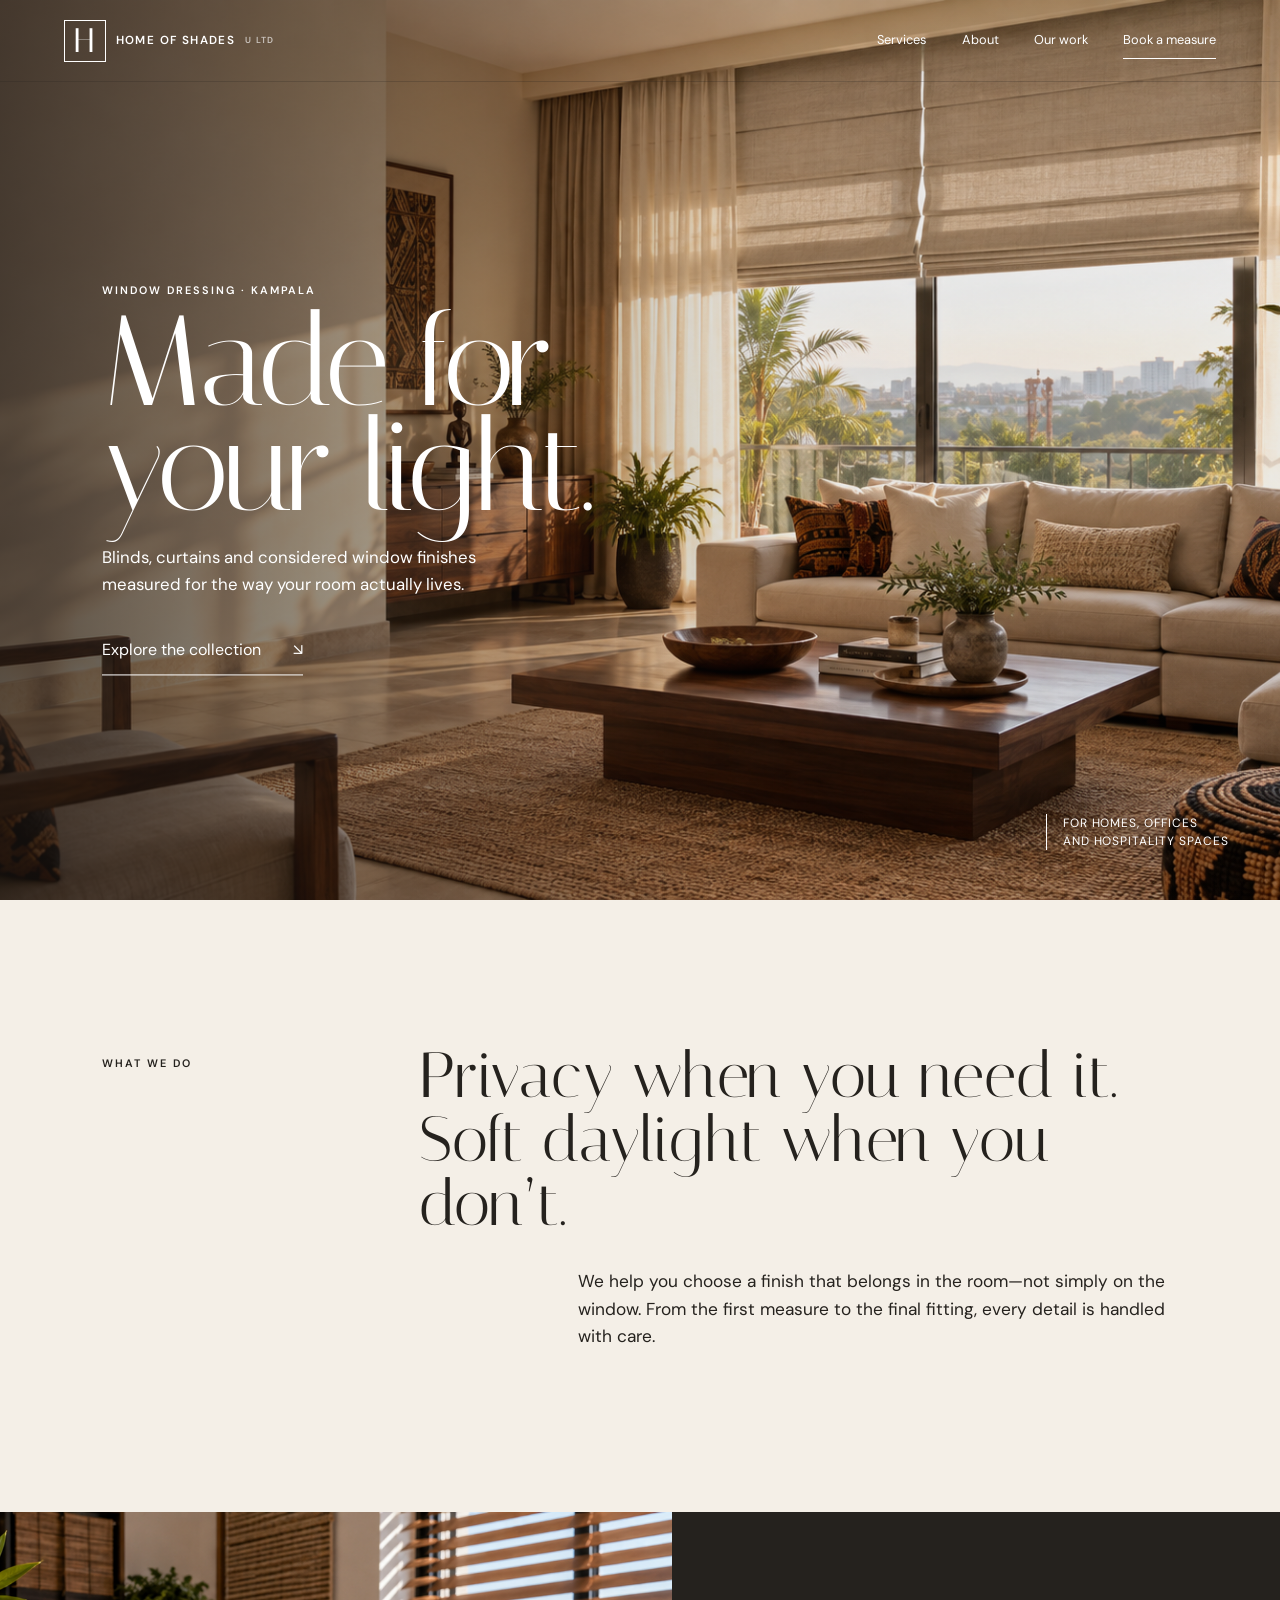
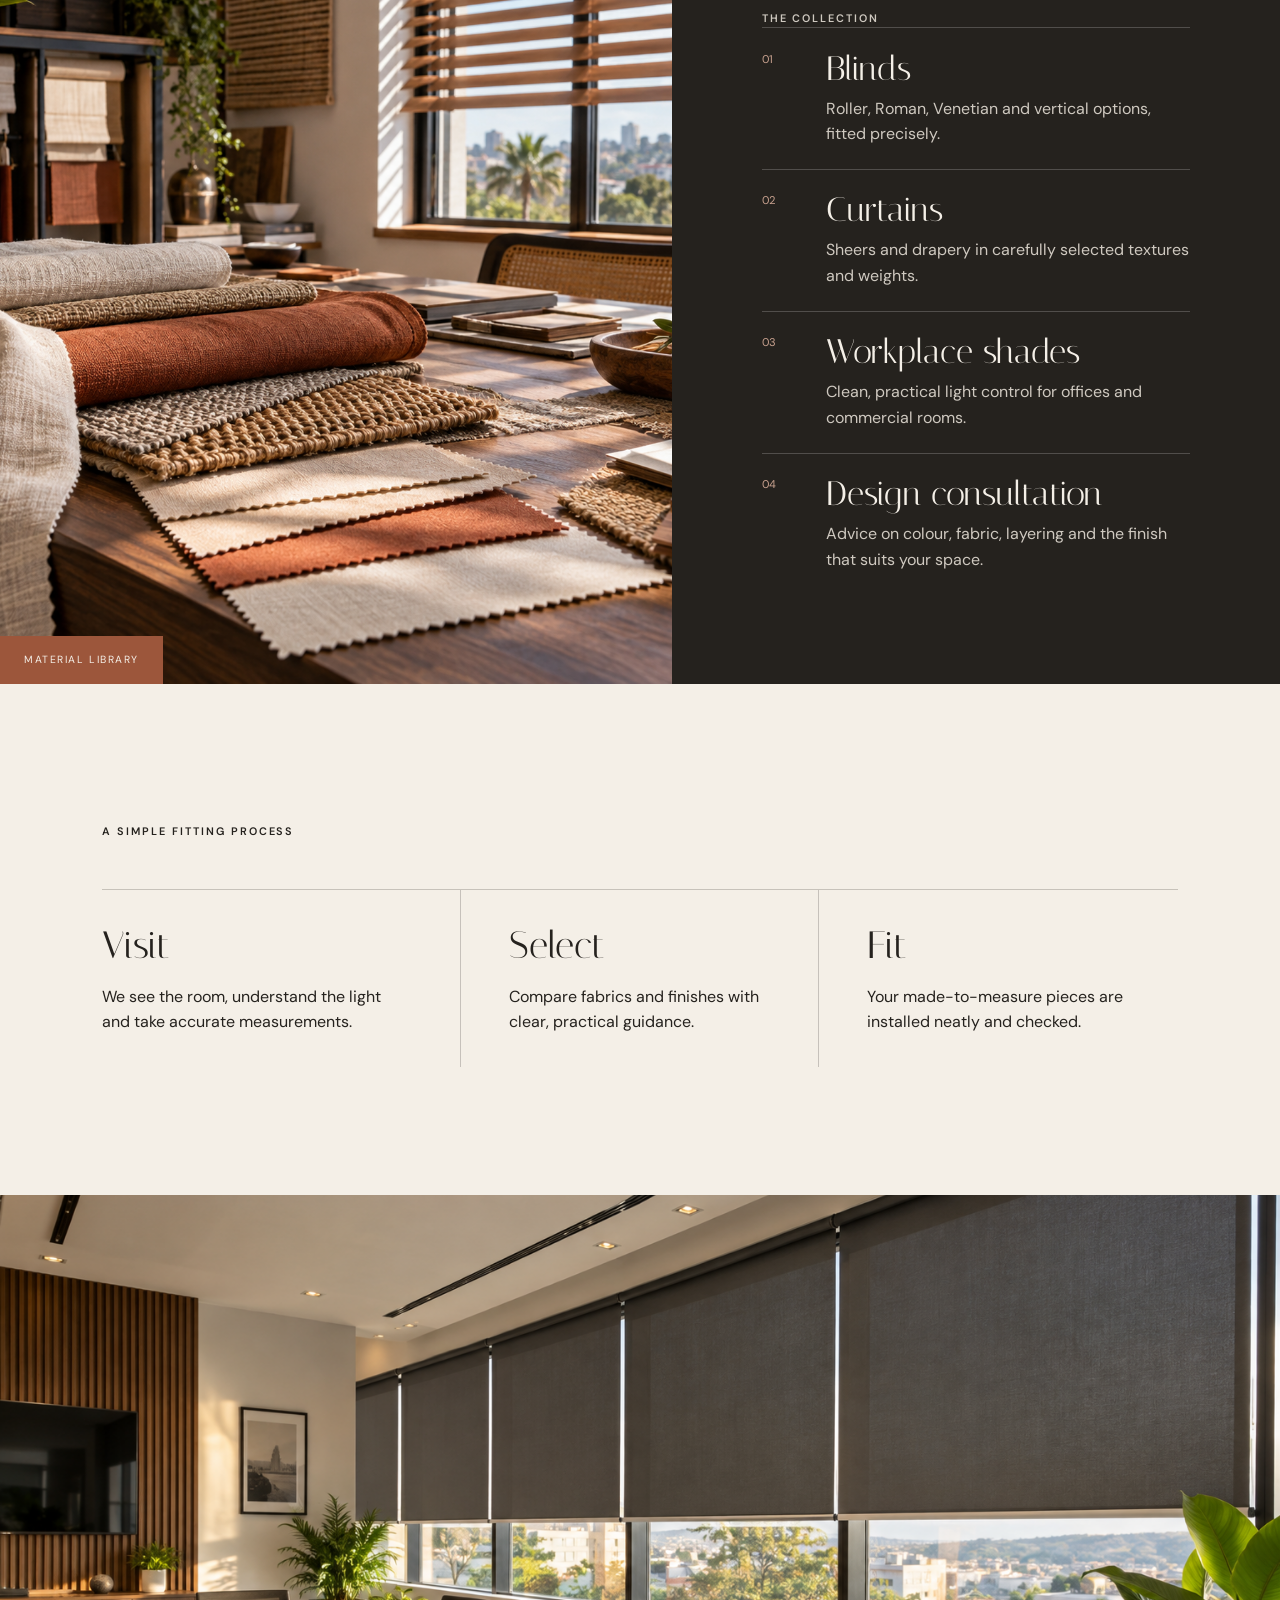
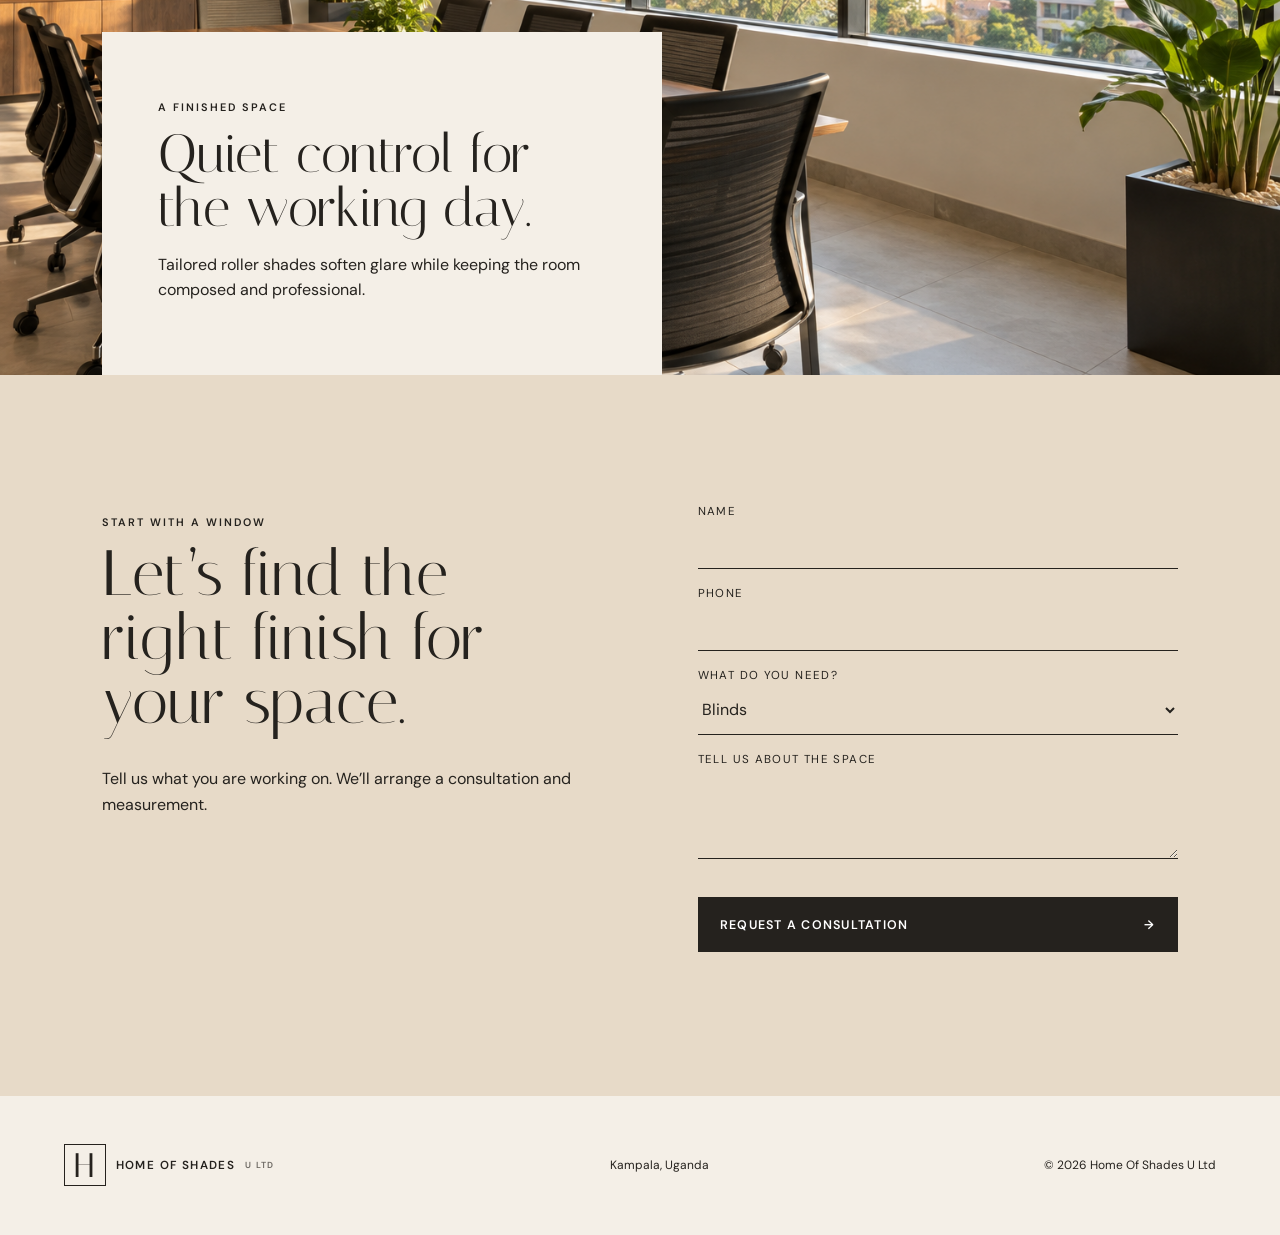
<file: index.html>
<!doctype html>
<html lang="en">
  <head>
    <meta charset="UTF-8" />
    <meta name="viewport" content="width=device-width, initial-scale=1.0" />
    <meta
      name="description"
      content="Custom blinds, curtains and window finishes for homes and workplaces in Uganda."
    />
    <title>Home Of Shades U Ltd | Made for your light</title>
    <link rel="preconnect" href="https://fonts.googleapis.com" />
    <link rel="preconnect" href="https://fonts.gstatic.com" crossorigin />
    <link
      href="https://fonts.googleapis.com/css2?family=DM+Sans:wght@400;500;600&family=Italiana&display=swap"
      rel="stylesheet"
    />
    <link rel="stylesheet" href="styles.css" />
  </head>
  <body>
    <a class="skip" href="#main">Skip to content</a>
    <header class="site-header">
      <a class="brand" href="index.html" aria-label="Home Of Shades home"
        ><span>H</span> Home Of Shades <small>U Ltd</small></a
      >
      <button class="menu" aria-expanded="false" aria-controls="nav">
        Menu
      </button>
      <nav id="nav" aria-label="Main navigation">
        <a href="services.html">Services</a><a href="about.html">About</a
        ><a href="#work">Our work</a
        ><a class="nav-cta" href="contact.html">Book a measure</a>
      </nav>
    </header>

    <main id="main">
      <section class="hero" id="top">
        <img
          src="assets/living-room.png"
          alt="Warm modern living room with layered Roman shades and sheer curtains"
        />
        <div class="hero-copy">
          <p class="eyebrow">Window dressing · Kampala</p>
          <h1>Made for<br />your light.</h1>
          <p>
            Blinds, curtains and considered window finishes measured for the way
            your room actually lives.
          </p>
          <a class="text-link" href="#collection"
            >Explore the collection <span>↘</span></a
          >
        </div>
        <p class="hero-note">For homes, offices<br />and hospitality spaces</p>
      </section>

      <section class="intro reveal">
        <p class="section-label">What we do</p>
        <div>
          <h2>Privacy when you need it.<br />Soft daylight when you don’t.</h2>
          <p>
            We help you choose a finish that belongs in the room—not simply on
            the window. From the first measure to the final fitting, every
            detail is handled with care.
          </p>
        </div>
      </section>

      <section class="collection" id="collection">
        <div class="material-image reveal">
          <img
            src="assets/materials.png"
            alt="Linen and woven window-treatment samples in a design studio"
          /><span>Material library</span>
        </div>
        <div class="service-list reveal">
          <p class="section-label">The collection</p>
          <article>
            <span>01</span>
            <div>
              <h3>Blinds</h3>
              <p>
                Roller, Roman, Venetian and vertical options, fitted precisely.
              </p>
            </div>
          </article>
          <article>
            <span>02</span>
            <div>
              <h3>Curtains</h3>
              <p>
                Sheers and drapery in carefully selected textures and weights.
              </p>
            </div>
          </article>
          <article>
            <span>03</span>
            <div>
              <h3>Workplace shades</h3>
              <p>
                Clean, practical light control for offices and commercial rooms.
              </p>
            </div>
          </article>
          <article>
            <span>04</span>
            <div>
              <h3>Design consultation</h3>
              <p>
                Advice on colour, fabric, layering and the finish that suits
                your space.
              </p>
            </div>
          </article>
        </div>
      </section>

      <section class="process" id="process">
        <p class="section-label">A simple fitting process</p>
        <ol>
          <li>
            <span>Visit</span>
            <p>
              We see the room, understand the light and take accurate
              measurements.
            </p>
          </li>
          <li>
            <span>Select</span>
            <p>Compare fabrics and finishes with clear, practical guidance.</p>
          </li>
          <li>
            <span>Fit</span>
            <p>Your made-to-measure pieces are installed neatly and checked.</p>
          </li>
        </ol>
      </section>

      <section class="work" id="work">
        <img
          src="assets/office-installation.png"
          alt="Office meeting room with professionally installed charcoal roller shades"
        />
        <div class="work-caption reveal">
          <p class="section-label">A finished space</p>
          <h2>Quiet control for the working day.</h2>
          <p>
            Tailored roller shades soften glare while keeping the room composed
            and professional.
          </p>
        </div>
      </section>

      <section class="contact" id="contact">
        <div>
          <p class="eyebrow">Start with a window</p>
          <h2>Let’s find the right finish for your space.</h2>
          <p>
            Tell us what you are working on. We’ll arrange a consultation and
            measurement.
          </p>
        </div>
        <form id="inquiry-form">
          <label>Name<input required name="name" autocomplete="name" /></label
          ><label
            >Phone<input
              required
              name="phone"
              type="tel"
              autocomplete="tel" /></label
          ><label
            >What do you need?<select name="service">
              <option>Blinds</option>
              <option>Curtains</option>
              <option>Office shades</option>
              <option>Design consultation</option>
            </select></label
          ><label
            >Tell us about the space<textarea
              name="message"
              rows="3"
            ></textarea></label
          ><button type="submit">Request a consultation <span>→</span></button>
          <p class="form-status" role="status"></p>
        </form>
      </section>
    </main>
    <footer>
      <a class="brand" href="#top"
        ><span>H</span> Home Of Shades <small>U Ltd</small></a
      >
      <p>Kampala, Uganda</p>
      <p>© <span data-year></span> Home Of Shades U Ltd</p>
    </footer>
    <script src="script.js"></script>
  </body>
</html>
</file>
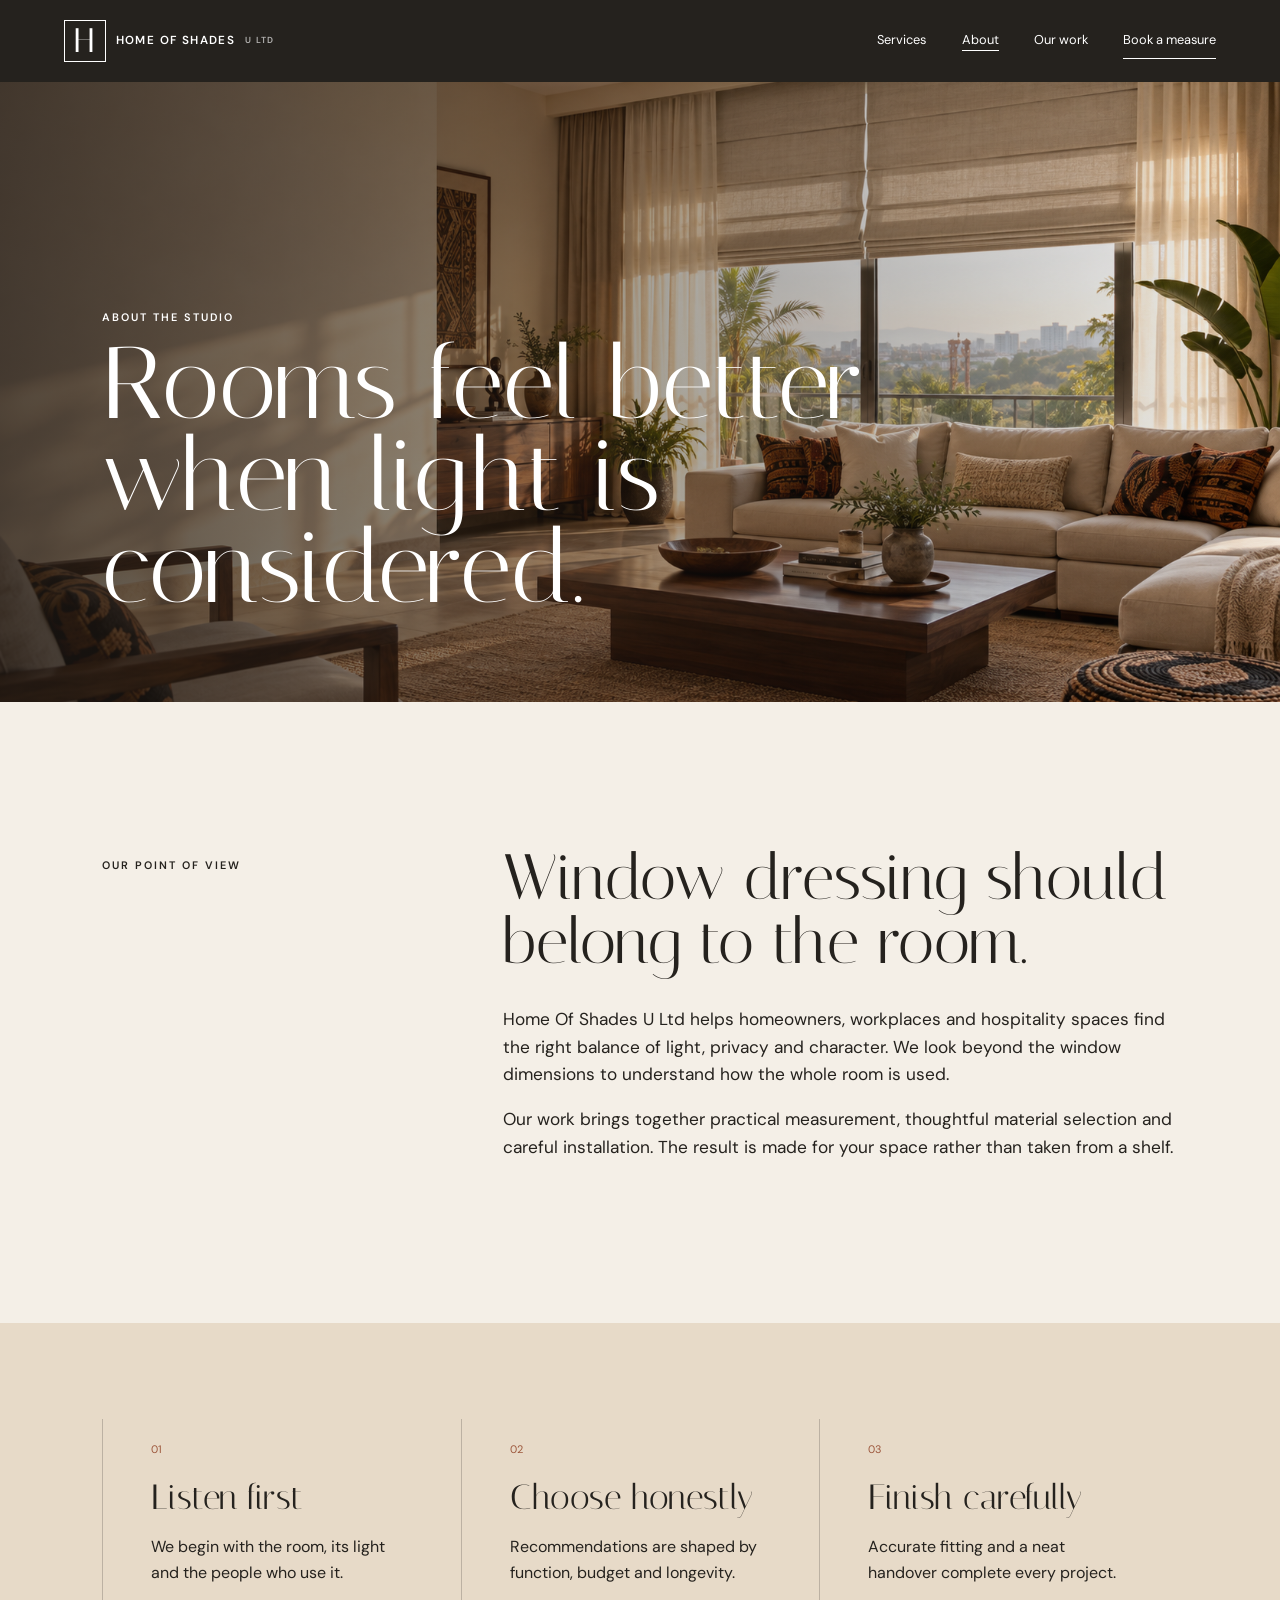
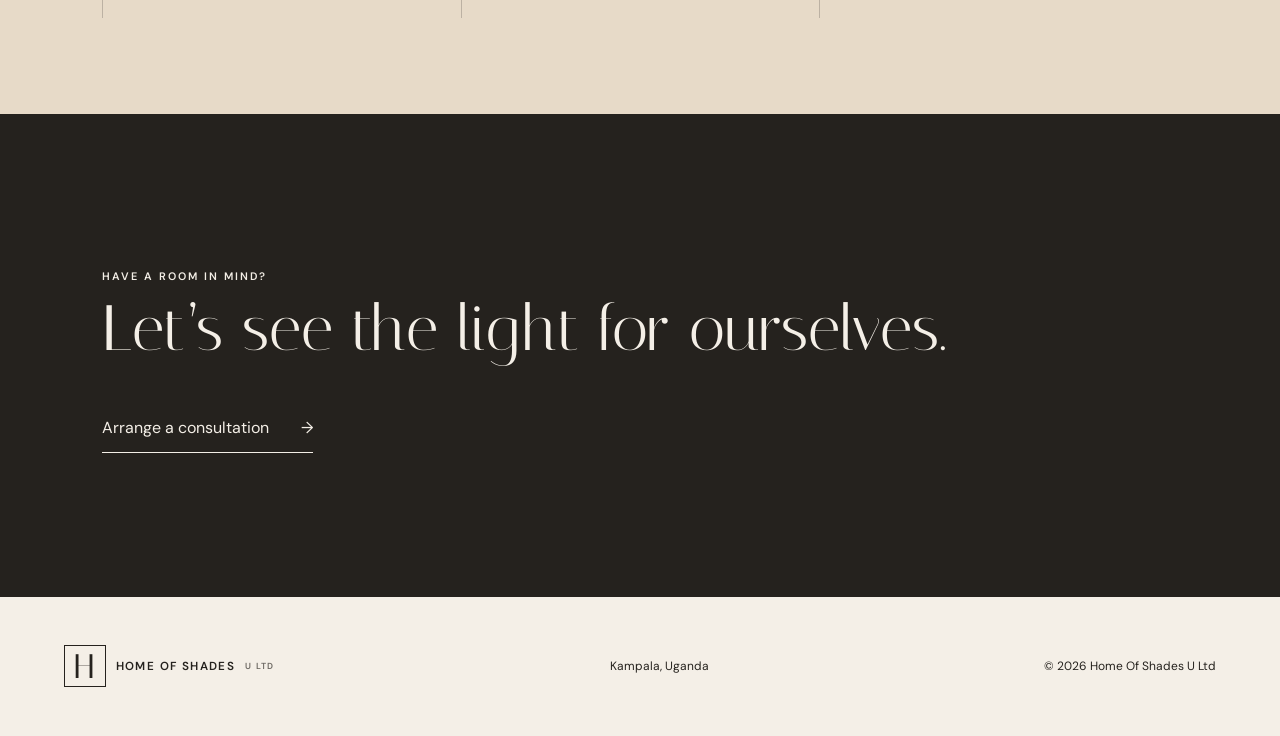
<file: about.html>
<!doctype html>
<html lang="en">
  <head>
    <meta charset="UTF-8" />
    <meta name="viewport" content="width=device-width,initial-scale=1" />
    <meta
      name="description"
      content="Meet Home Of Shades U Ltd and discover our approach to considered window dressing in Uganda."
    />
    <title>About | Home Of Shades U Ltd</title>
    <link rel="preconnect" href="https://fonts.googleapis.com" />
    <link rel="preconnect" href="https://fonts.gstatic.com" crossorigin />
    <link
      href="https://fonts.googleapis.com/css2?family=DM+Sans:wght@400;500;600&family=Italiana&display=swap"
      rel="stylesheet"
    />
    <link rel="stylesheet" href="styles.css" />
  </head>
  <body class="inner-page">
    <a class="skip" href="#main">Skip to content</a>
    <header class="site-header">
      <a class="brand" href="index.html"
        ><span>H</span> Home Of Shades <small>U Ltd</small></a
      ><button class="menu" aria-expanded="false" aria-controls="nav">
        Menu
      </button>
      <nav id="nav">
        <a href="services.html">Services</a
        ><a aria-current="page" href="about.html">About</a
        ><a href="index.html#work">Our work</a
        ><a class="nav-cta" href="contact.html">Book a measure</a>
      </nav>
    </header>
    <main id="main">
      <section class="page-hero shades-about">
        <div>
          <p class="eyebrow">About the studio</p>
          <h1>Rooms feel better when light is considered.</h1>
        </div>
      </section>
      <section class="editorial-copy reveal">
        <p class="section-label">Our point of view</p>
        <div>
          <h2>Window dressing should belong to the room.</h2>
          <p>
            Home Of Shades U Ltd helps homeowners, workplaces and hospitality
            spaces find the right balance of light, privacy and character. We
            look beyond the window dimensions to understand how the whole room
            is used.
          </p>
          <p>
            Our work brings together practical measurement, thoughtful material
            selection and careful installation. The result is made for your
            space rather than taken from a shelf.
          </p>
        </div>
      </section>
      <section class="values">
        <article>
          <span>01</span>
          <h3>Listen first</h3>
          <p>We begin with the room, its light and the people who use it.</p>
        </article>
        <article>
          <span>02</span>
          <h3>Choose honestly</h3>
          <p>Recommendations are shaped by function, budget and longevity.</p>
        </article>
        <article>
          <span>03</span>
          <h3>Finish carefully</h3>
          <p>Accurate fitting and a neat handover complete every project.</p>
        </article>
      </section>
      <section class="inner-cta">
        <p class="eyebrow">Have a room in mind?</p>
        <h2>Let’s see the light for ourselves.</h2>
        <a class="text-link" href="contact.html"
          >Arrange a consultation <span>→</span></a
        >
      </section>
    </main>
    <footer>
      <a class="brand" href="index.html"
        ><span>H</span> Home Of Shades <small>U Ltd</small></a
      >
      <p>Kampala, Uganda</p>
      <p>© <span data-year></span> Home Of Shades U Ltd</p>
    </footer>
    <script src="script.js"></script>
  </body>
</html>
</file>
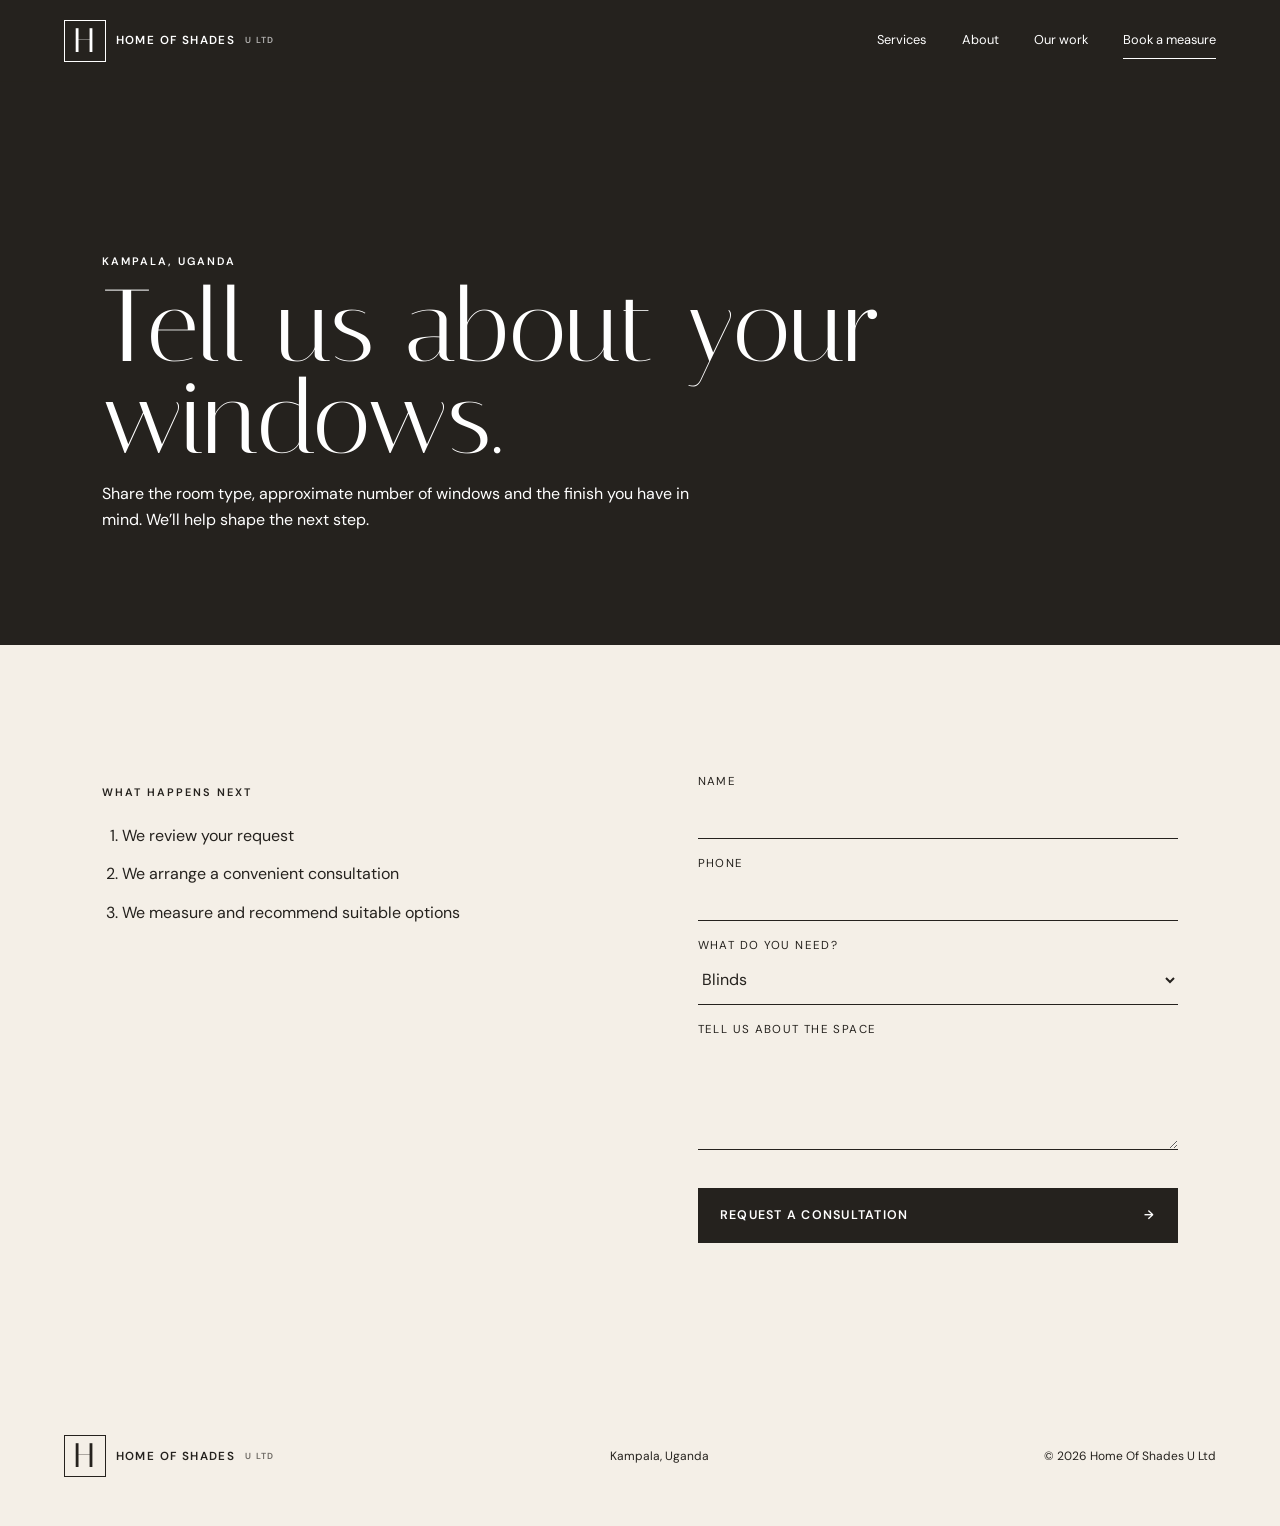
<file: contact.html>
<!doctype html>
<html lang="en">
  <head>
    <meta charset="UTF-8" />
    <meta name="viewport" content="width=device-width,initial-scale=1" />
    <meta
      name="description"
      content="Request a window-treatment consultation with Home Of Shades U Ltd in Kampala."
    />
    <title>Contact | Home Of Shades U Ltd</title>
    <link rel="preconnect" href="https://fonts.googleapis.com" />
    <link rel="preconnect" href="https://fonts.gstatic.com" crossorigin />
    <link
      href="https://fonts.googleapis.com/css2?family=DM+Sans:wght@400;500;600&family=Italiana&display=swap"
      rel="stylesheet"
    />
    <link rel="stylesheet" href="styles.css" />
  </head>
  <body class="inner-page contact-page">
    <a class="skip" href="#main">Skip to content</a>
    <header class="site-header">
      <a class="brand" href="index.html"
        ><span>H</span> Home Of Shades <small>U Ltd</small></a
      ><button class="menu" aria-expanded="false" aria-controls="nav">
        Menu
      </button>
      <nav id="nav">
        <a href="services.html">Services</a><a href="about.html">About</a
        ><a href="index.html#work">Our work</a
        ><a aria-current="page" class="nav-cta" href="contact.html"
          >Book a measure</a
        >
      </nav>
    </header>
    <main id="main">
      <section class="contact-intro">
        <p class="eyebrow">Kampala, Uganda</p>
        <h1>Tell us about your windows.</h1>
        <p>
          Share the room type, approximate number of windows and the finish you
          have in mind. We’ll help shape the next step.
        </p>
      </section>
      <section class="contact contact-full">
        <div>
          <p class="section-label">What happens next</p>
          <ol class="contact-steps">
            <li>We review your request</li>
            <li>We arrange a convenient consultation</li>
            <li>We measure and recommend suitable options</li>
          </ol>
        </div>
        <form id="inquiry-form">
          <label>Name<input required name="name" autocomplete="name" /></label
          ><label
            >Phone<input
              required
              name="phone"
              type="tel"
              autocomplete="tel" /></label
          ><label
            >What do you need?<select name="service">
              <option>Blinds</option>
              <option>Curtains</option>
              <option>Office shades</option>
              <option>Design consultation</option>
            </select></label
          ><label
            >Tell us about the space<textarea
              name="message"
              rows="4"
            ></textarea></label
          ><button type="submit">Request a consultation <span>→</span></button>
          <p class="form-status" role="status"></p>
        </form>
      </section>
    </main>
    <footer>
      <a class="brand" href="index.html"
        ><span>H</span> Home Of Shades <small>U Ltd</small></a
      >
      <p>Kampala, Uganda</p>
      <p>© <span data-year></span> Home Of Shades U Ltd</p>
    </footer>
    <script src="script.js"></script>
  </body>
</html>
</file>
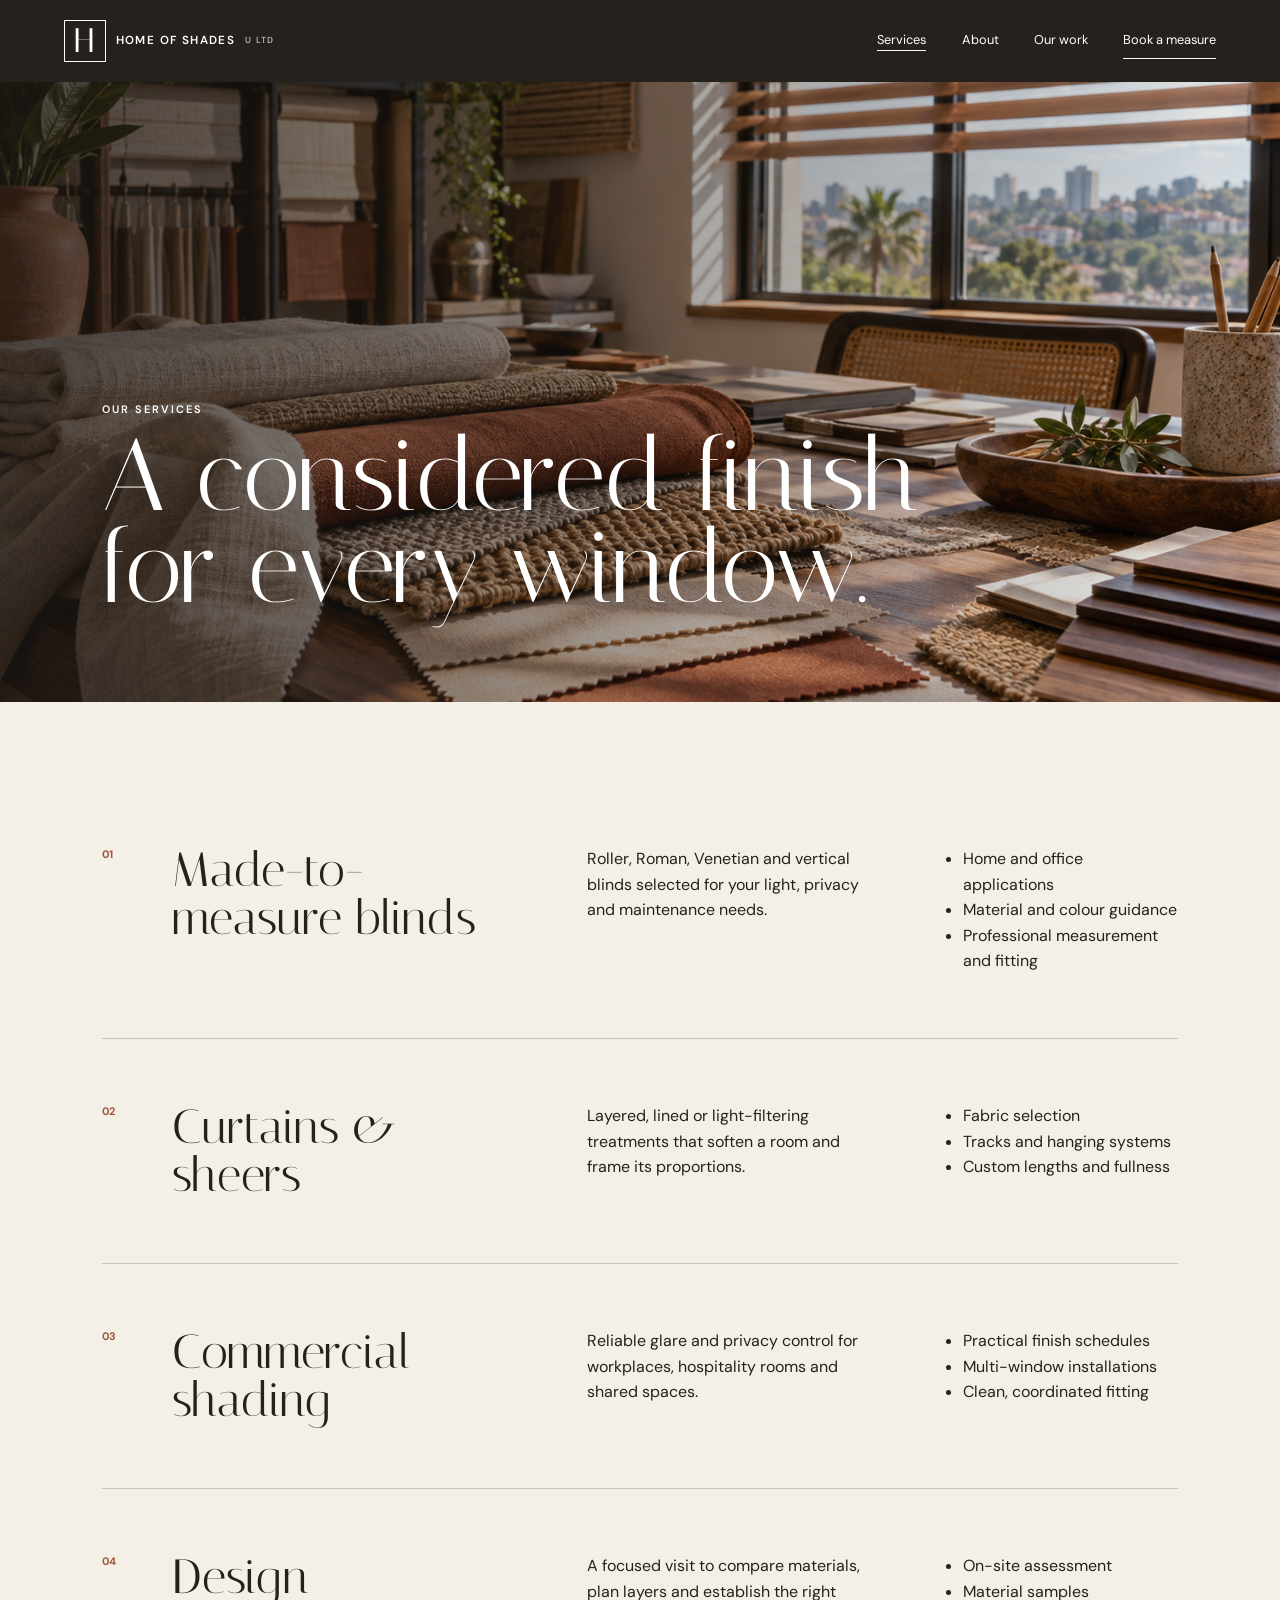
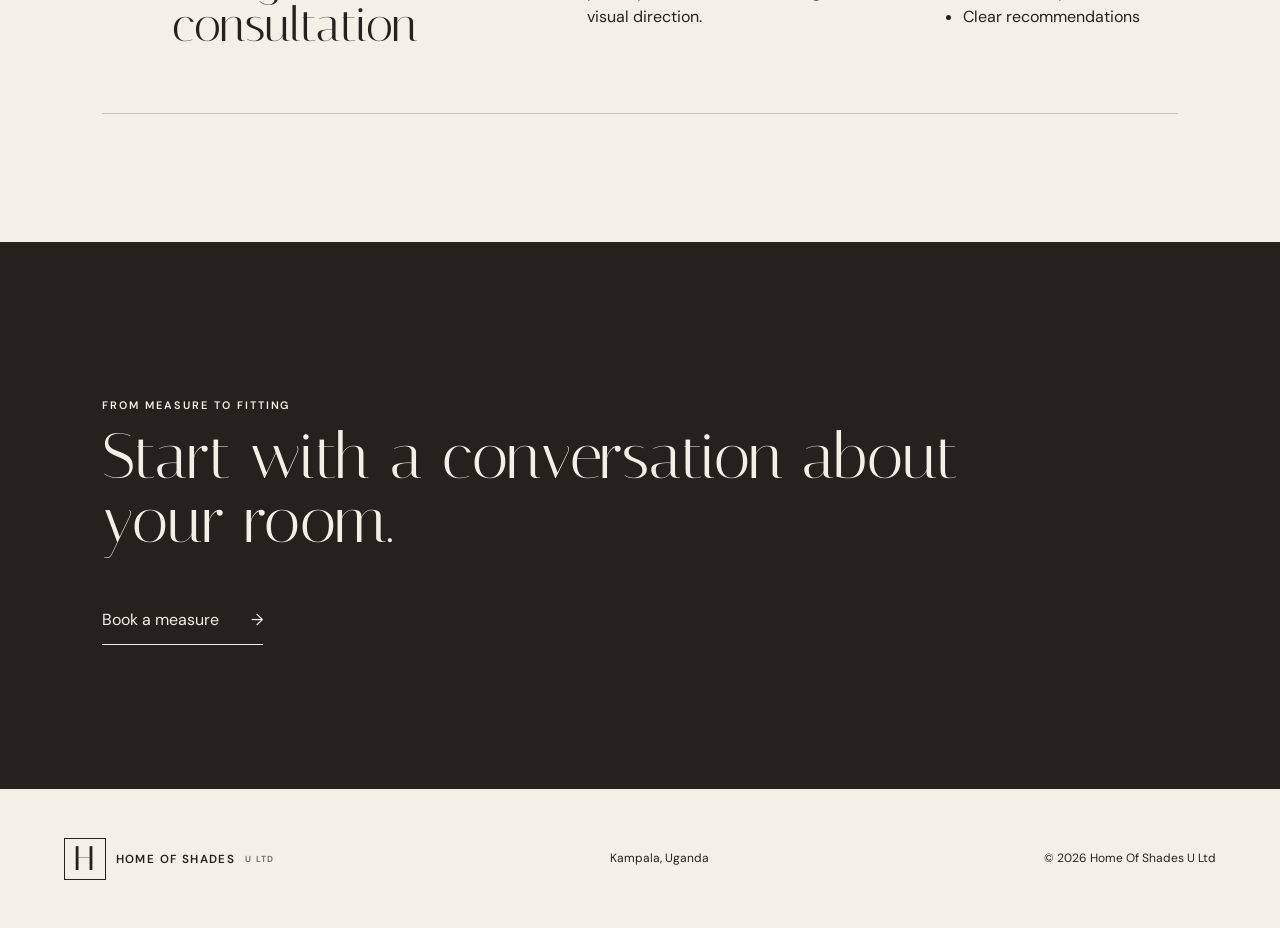
<file: services.html>
<!doctype html>
<html lang="en">
  <head>
    <meta charset="UTF-8" />
    <meta name="viewport" content="width=device-width,initial-scale=1" />
    <meta
      name="description"
      content="Blinds, curtains, workplace shades and design consultation from Home Of Shades U Ltd."
    />
    <title>Services | Home Of Shades U Ltd</title>
    <link rel="preconnect" href="https://fonts.googleapis.com" />
    <link rel="preconnect" href="https://fonts.gstatic.com" crossorigin />
    <link
      href="https://fonts.googleapis.com/css2?family=DM+Sans:wght@400;500;600&family=Italiana&display=swap"
      rel="stylesheet"
    />
    <link rel="stylesheet" href="styles.css" />
  </head>
  <body class="inner-page">
    <a class="skip" href="#main">Skip to content</a>
    <header class="site-header">
      <a class="brand" href="index.html"
        ><span>H</span> Home Of Shades <small>U Ltd</small></a
      ><button class="menu" aria-expanded="false" aria-controls="nav">
        Menu
      </button>
      <nav id="nav">
        <a aria-current="page" href="services.html">Services</a
        ><a href="about.html">About</a><a href="index.html#work">Our work</a
        ><a class="nav-cta" href="contact.html">Book a measure</a>
      </nav>
    </header>
    <main id="main">
      <section class="page-hero shades-services">
        <div>
          <p class="eyebrow">Our services</p>
          <h1>A considered finish for every window.</h1>
        </div>
      </section>
      <section class="service-catalog">
        <article>
          <b>01</b>
          <div>
            <h2>Made-to-measure blinds</h2>
            <p>
              Roller, Roman, Venetian and vertical blinds selected for your
              light, privacy and maintenance needs.
            </p>
            <ul>
              <li>Home and office applications</li>
              <li>Material and colour guidance</li>
              <li>Professional measurement and fitting</li>
            </ul>
          </div>
        </article>
        <article>
          <b>02</b>
          <div>
            <h2>Curtains & sheers</h2>
            <p>
              Layered, lined or light-filtering treatments that soften a room
              and frame its proportions.
            </p>
            <ul>
              <li>Fabric selection</li>
              <li>Tracks and hanging systems</li>
              <li>Custom lengths and fullness</li>
            </ul>
          </div>
        </article>
        <article>
          <b>03</b>
          <div>
            <h2>Commercial shading</h2>
            <p>
              Reliable glare and privacy control for workplaces, hospitality
              rooms and shared spaces.
            </p>
            <ul>
              <li>Practical finish schedules</li>
              <li>Multi-window installations</li>
              <li>Clean, coordinated fitting</li>
            </ul>
          </div>
        </article>
        <article>
          <b>04</b>
          <div>
            <h2>Design consultation</h2>
            <p>
              A focused visit to compare materials, plan layers and establish
              the right visual direction.
            </p>
            <ul>
              <li>On-site assessment</li>
              <li>Material samples</li>
              <li>Clear recommendations</li>
            </ul>
          </div>
        </article>
      </section>
      <section class="inner-cta">
        <p class="eyebrow">From measure to fitting</p>
        <h2>Start with a conversation about your room.</h2>
        <a class="text-link" href="contact.html"
          >Book a measure <span>→</span></a
        >
      </section>
    </main>
    <footer>
      <a class="brand" href="index.html"
        ><span>H</span> Home Of Shades <small>U Ltd</small></a
      >
      <p>Kampala, Uganda</p>
      <p>© <span data-year></span> Home Of Shades U Ltd</p>
    </footer>
    <script src="script.js"></script>
  </body>
</html>
</file>
<file: styles.css>
:root {
  --ink: #25221e;
  --paper: #f4efe7;
  --cream: #e7dac8;
  --clay: #9c563b;
  --sage: #687064;
  --line: rgba(37, 34, 30, 0.22);
  --display: "Italiana", Georgia, serif;
  --body: "DM Sans", Arial, sans-serif;
}
* {
  box-sizing: border-box;
}
html {
  scroll-behavior: smooth;
}
body {
  margin: 0;
  background: var(--paper);
  color: var(--ink);
  font-family: var(--body);
  font-size: 16px;
  line-height: 1.6;
}
.skip {
  position: fixed;
  z-index: 99;
  left: 1rem;
  top: -5rem;
  background: var(--ink);
  color: #fff;
  padding: 0.7rem 1rem;
}
.skip:focus {
  top: 1rem;
}
a {
  color: inherit;
}
.site-header {
  height: 82px;
  display: flex;
  align-items: center;
  justify-content: space-between;
  padding: 0 5vw;
  border-bottom: 1px solid var(--line);
  position: absolute;
  z-index: 10;
  width: 100%;
  color: #fff;
}
.brand {
  display: flex;
  align-items: center;
  gap: 0.6rem;
  text-decoration: none;
  text-transform: uppercase;
  letter-spacing: 0.12em;
  font-size: 0.73rem;
  font-weight: 600;
}
.brand span {
  font: 2.1rem/1 var(--display);
  border: 1px solid currentColor;
  width: 42px;
  height: 42px;
  display: grid;
  place-items: center;
}
.brand small {
  font-size: 0.55rem;
  opacity: 0.65;
}
.site-header nav {
  display: flex;
  gap: 2.2rem;
  align-items: center;
}
.site-header nav a {
  text-decoration: none;
  font-size: 0.8rem;
}
.nav-cta {
  border-bottom: 1px solid;
  padding: 0.5rem 0;
}
.menu {
  display: none;
  background: none;
  border: 1px solid currentColor;
  color: inherit;
  padding: 0.55rem 0.8rem;
}
.hero {
  height: min(900px, 100svh);
  min-height: 680px;
  position: relative;
  background: #483f35;
  color: #fff;
  overflow: hidden;
}
.hero > img {
  position: absolute;
  width: 100%;
  height: 100%;
  object-fit: cover;
  object-position: center;
}
.hero:after {
  content: "";
  position: absolute;
  inset: 0;
  background: linear-gradient(
    90deg,
    rgba(25, 20, 17, 0.72),
    rgba(25, 20, 17, 0.08) 62%
  );
}
.hero-copy {
  position: absolute;
  z-index: 2;
  left: 8vw;
  top: 49%;
  transform: translateY(-42%);
  max-width: 590px;
}
.eyebrow,
.section-label {
  text-transform: uppercase;
  letter-spacing: 0.18em;
  font-size: 0.68rem;
  font-weight: 600;
}
.hero h1 {
  font: clamp(4.7rem, 10vw, 9.2rem) / 0.82 var(--display);
  letter-spacing: -0.035em;
  margin: 0.35rem 0 1.5rem;
}
.hero-copy > p:not(.eyebrow) {
  max-width: 440px;
  font-size: 1.05rem;
}
.text-link {
  display: inline-flex;
  gap: 2rem;
  text-decoration: none;
  border-bottom: 1px solid;
  padding: 0.7rem 0;
  margin-top: 0.7rem;
}
.hero-note {
  position: absolute;
  z-index: 2;
  right: 4vw;
  bottom: 3vw;
  border-left: 1px solid;
  padding-left: 1rem;
  font-size: 0.75rem;
  line-height: 1.5;
  text-transform: uppercase;
  letter-spacing: 0.08em;
}
.intro {
  padding: 9rem 8vw;
  display: grid;
  grid-template-columns: 1fr 3fr;
  gap: 4rem;
}
.intro h2,
.contact h2 {
  font: clamp(2.7rem, 5vw, 5.7rem) / 1 var(--display);
  margin: 0 0 2rem;
}
.intro > div > p {
  max-width: 600px;
  margin-left: auto;
  font-size: 1.08rem;
}
.collection {
  display: grid;
  grid-template-columns: 1.05fr 0.95fr;
  background: var(--ink);
  color: var(--paper);
  min-height: 720px;
}
.material-image {
  position: relative;
  min-height: 600px;
}
.material-image img {
  width: 100%;
  height: 100%;
  object-fit: cover;
}
.material-image span {
  position: absolute;
  bottom: 0;
  left: 0;
  background: var(--clay);
  padding: 1rem 1.5rem;
  text-transform: uppercase;
  letter-spacing: 0.15em;
  font-size: 0.65rem;
}
.service-list {
  padding: 7vw;
}
.service-list article {
  display: grid;
  grid-template-columns: 3rem 1fr;
  gap: 1rem;
  border-top: 1px solid rgba(255, 255, 255, 0.2);
  padding: 1.4rem 0;
}
.service-list article > span {
  font-size: 0.7rem;
  color: #c9a28f;
}
.service-list h3 {
  font: 2.1rem/1.1 var(--display);
  margin: 0;
}
.service-list p {
  margin: 0.5rem 0 0;
  color: #cfc9c0;
}
.process {
  padding: 8rem 8vw;
}
.process ol {
  list-style: none;
  padding: 0;
  margin: 3rem 0 0;
  display: grid;
  grid-template-columns: repeat(3, 1fr);
  border-top: 1px solid var(--line);
}
.process li {
  padding: 2rem 3rem 1rem 0;
  border-right: 1px solid var(--line);
}
.process li + li {
  padding-left: 3rem;
}
.process li:last-child {
  border-right: 0;
}
.process li span {
  font: 2.4rem var(--display);
}
.work {
  position: relative;
  height: 780px;
}
.work > img {
  width: 100%;
  height: 100%;
  object-fit: cover;
}
.work-caption {
  position: absolute;
  left: 8vw;
  bottom: 0;
  background: var(--paper);
  padding: 3.5rem;
  width: min(560px, 84vw);
}
.work-caption h2 {
  font: 3.4rem/1 var(--display);
  margin: 0.5rem 0 1rem;
}
.contact {
  background: var(--cream);
  padding: 8rem 8vw;
  display: grid;
  grid-template-columns: 1fr 1fr;
  gap: 9vw;
}
.contact form {
  display: grid;
  gap: 1rem;
}
.contact label {
  font-size: 0.72rem;
  text-transform: uppercase;
  letter-spacing: 0.12em;
}
.contact input,
.contact select,
.contact textarea {
  width: 100%;
  border: 0;
  border-bottom: 1px solid var(--ink);
  background: transparent;
  border-radius: 0;
  padding: 0.8rem 0;
  font: 1rem var(--body);
  color: var(--ink);
}
.contact button {
  margin-top: 1rem;
  background: var(--ink);
  color: #fff;
  border: 0;
  padding: 1.2rem 1.4rem;
  display: flex;
  justify-content: space-between;
  font: 600 0.78rem var(--body);
  text-transform: uppercase;
  letter-spacing: 0.1em;
  cursor: pointer;
}
.form-status {
  margin: 0;
  font-size: 0.85rem;
}
footer {
  padding: 3rem 5vw;
  display: flex;
  justify-content: space-between;
  align-items: center;
  font-size: 0.75rem;
}
button:focus-visible,
a:focus-visible,
input:focus-visible,
select:focus-visible,
textarea:focus-visible {
  outline: 3px solid var(--clay);
  outline-offset: 3px;
}
.reveal {
  opacity: 0;
  transform: translateY(22px);
  transition: 0.75s ease;
}
.reveal.visible {
  opacity: 1;
  transform: none;
}
@media (max-width: 760px) {
  .site-header {
    height: 70px;
    padding: 0 1.2rem;
  }
  .site-header .brand small {
    display: none;
  }
  .menu {
    display: block;
    min-height: 44px;
  }
  .site-header nav {
    display: none;
    position: absolute;
    top: 70px;
    left: 0;
    right: 0;
    background: var(--paper);
    color: var(--ink);
    padding: 2rem;
    flex-direction: column;
    align-items: flex-start;
  }
  .site-header nav.open {
    display: flex;
  }
  .hero {
    min-height: 720px;
  }
  .hero > img {
    object-position: 63% center;
  }
  .hero:after {
    background: linear-gradient(
      90deg,
      rgba(25, 20, 17, 0.7),
      rgba(25, 20, 17, 0.1)
    );
  }
  .hero-copy {
    left: 1.3rem;
    right: 1.3rem;
    top: 46%;
  }
  .hero h1 {
    font-size: 4.7rem;
  }
  .hero-note {
    right: 1.3rem;
    bottom: 2rem;
  }
  .intro {
    padding: 6rem 1.3rem;
    grid-template-columns: 1fr;
    gap: 2rem;
  }
  .intro h2 {
    font-size: 3rem;
  }
  .intro > div > p {
    margin-left: 0;
  }
  .collection {
    grid-template-columns: 1fr;
  }
  .material-image {
    min-height: 430px;
  }
  .service-list {
    padding: 5rem 1.3rem;
  }
  .process {
    padding: 6rem 1.3rem;
  }
  .process ol {
    grid-template-columns: 1fr;
  }
  .process li,
  .process li + li {
    padding: 1.7rem 0;
    border-right: 0;
    border-bottom: 1px solid var(--line);
  }
  .work {
    height: 690px;
  }
  .work > img {
    object-position: 60% center;
  }
  .work-caption {
    left: 0;
    padding: 2rem;
  }
  .work-caption h2 {
    font-size: 2.6rem;
  }
  .contact {
    padding: 6rem 1.3rem;
    grid-template-columns: 1fr;
    gap: 3rem;
  }
  footer {
    align-items: flex-start;
    gap: 2rem;
    flex-wrap: wrap;
  }
  .brand {
    font-size: 0.62rem;
  }
}
@media (prefers-reduced-motion: reduce) {
  html {
    scroll-behavior: auto;
  }
  .reveal {
    opacity: 1;
    transform: none;
    transition: none;
  }
}

/* Interior pages */
.inner-page .site-header {
  position: relative;
  background: var(--ink);
}
.inner-page [aria-current="page"] {
  border-bottom: 1px solid currentColor;
}
.page-hero {
  min-height: 620px;
  padding: 9rem 8vw 5rem;
  display: flex;
  align-items: flex-end;
  color: #fff;
  background-size: cover;
  background-position: center;
  position: relative;
}
.page-hero::before {
  content: "";
  position: absolute;
  inset: 0;
  background: linear-gradient(
    90deg,
    rgba(30, 25, 21, 0.76),
    rgba(30, 25, 21, 0.05)
  );
}
.page-hero > div {
  position: relative;
  max-width: 850px;
}
.page-hero h1,
.contact-intro h1 {
  font: clamp(4rem, 8vw, 8rem) / 0.9 var(--display);
  margin: 0.5rem 0;
}
.shades-about {
  background-image: url("assets/living-room.png");
  background-position: center 45%;
}
.shades-services {
  background-image: url("assets/materials.png");
}
.editorial-copy {
  padding: 9rem 8vw;
  display: grid;
  grid-template-columns: 1fr 2fr;
  gap: 5vw;
}
.editorial-copy h2,
.inner-cta h2 {
  font: clamp(3rem, 5vw, 5.5rem) / 1 var(--display);
  margin: 0 0 2rem;
}
.editorial-copy p:not(.section-label) {
  max-width: 700px;
  font-size: 1.08rem;
}
.values {
  display: grid;
  grid-template-columns: repeat(3, 1fr);
  background: var(--cream);
  padding: 6rem 8vw;
}
.values article {
  padding: 1rem 3rem;
  border-left: 1px solid var(--line);
}
.values span,
.service-catalog b {
  font-size: 0.68rem;
  color: var(--clay);
}
.values h3 {
  font: 2.2rem var(--display);
  margin: 1rem 0;
}
.inner-cta {
  padding: 9rem 8vw;
  background: var(--ink);
  color: var(--paper);
}
.inner-cta h2 {
  max-width: 900px;
}
.service-catalog {
  padding: 5rem 8vw 8rem;
}
.service-catalog article {
  display: grid;
  grid-template-columns: 70px 1fr;
  padding: 4rem 0;
  border-bottom: 1px solid var(--line);
}
.service-catalog article > div {
  display: grid;
  grid-template-columns: 1.2fr 1fr 0.8fr;
  gap: 5vw;
  align-items: start;
}
.service-catalog h2 {
  font: 3rem/1 var(--display);
  margin: 0;
}
.service-catalog p {
  margin: 0;
}
.service-catalog ul {
  margin: 0;
  padding-left: 1.2rem;
}
.contact-intro {
  padding: 10rem 8vw 6rem;
  background: var(--ink);
  color: #fff;
}
.contact-intro > p:last-child {
  max-width: 620px;
}
.contact-full {
  background: var(--paper);
}
.contact-steps {
  padding-left: 1.2rem;
  line-height: 2.4;
}
@media (max-width: 760px) {
  .page-hero {
    min-height: 540px;
    padding: 7rem 1.3rem 3rem;
  }
  .page-hero h1,
  .contact-intro h1 {
    font-size: 4rem;
  }
  .editorial-copy {
    padding: 6rem 1.3rem;
    grid-template-columns: 1fr;
  }
  .values {
    padding: 4rem 1.3rem;
    grid-template-columns: 1fr;
  }
  .values article {
    padding: 2rem 0;
    border-left: 0;
    border-top: 1px solid var(--line);
  }
  .inner-cta {
    padding: 6rem 1.3rem;
  }
  .service-catalog {
    padding: 3rem 1.3rem 5rem;
  }
  .service-catalog article {
    grid-template-columns: 40px 1fr;
  }
  .service-catalog article > div {
    grid-template-columns: 1fr;
    gap: 1.5rem;
  }
  .service-catalog h2 {
    font-size: 2.5rem;
  }
  .contact-intro {
    padding: 8rem 1.3rem 4rem;
  }
}
</file>
